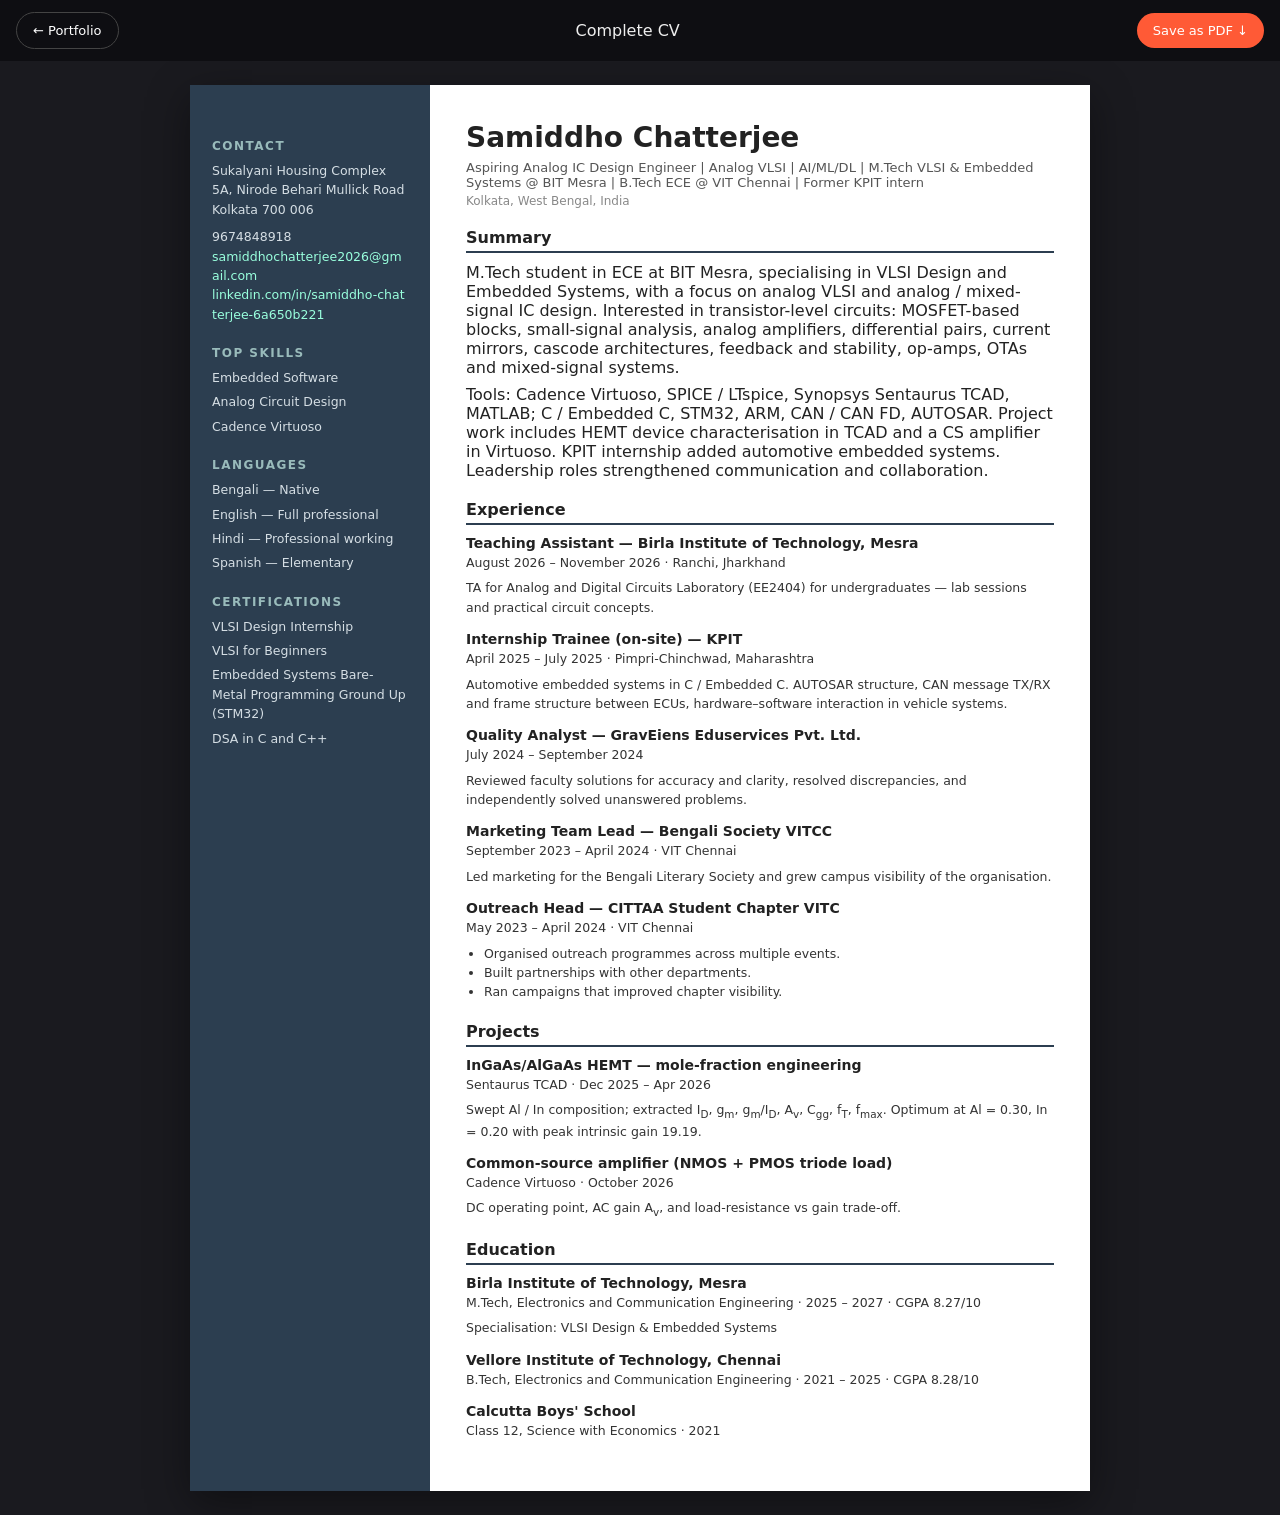
<file: resume.html>
<!DOCTYPE html>
<html lang="en">
<head>
  <meta charset="UTF-8" />
  <meta name="viewport" content="width=device-width, initial-scale=1.0" />
  <title>Samiddho Chatterjee — Complete CV</title>
  <style>
    * { box-sizing: border-box; margin: 0; padding: 0; }
    body { font-family: "Segoe UI", system-ui, sans-serif; background: #1a1a1f; color: #222; }
    .bar {
      position: sticky; top: 0; z-index: 10;
      display: flex; justify-content: space-between; align-items: center; flex-wrap: wrap; gap: 10px;
      padding: 12px 16px; background: #0e0e12; color: #eee;
    }
    .bar a, .bar button {
      color: #fff; background: #ff5a36; border: 0; border-radius: 999px;
      padding: 10px 16px; text-decoration: none; font-size: 13px; cursor: pointer; font-family: inherit;
    }
    .bar a.ghost { background: transparent; border: 1px solid #444; }
    .wrap {
      max-width: 900px; margin: 24px auto;
      display: grid; grid-template-columns: 240px 1fr;
      box-shadow: 0 12px 40px rgba(0,0,0,.4);
    }
    .side { background: #2c3e50; color: #e8eef2; padding: 32px 22px; }
    .side h2 {
      font-size: 12px; letter-spacing: 1.5px; text-transform: uppercase;
      margin: 22px 0 8px; color: #9bb;
    }
    .side p, .side a, .side li { font-size: 12.5px; line-height: 1.55; color: #d5dee4; }
    .side a { color: #9fd; text-decoration: none; word-break: break-all; }
    .side ul { list-style: none; }
    .side li { margin-bottom: 5px; }
    .main { background: #fff; padding: 36px; }
    .main h1 { font-size: 28px; font-weight: 700; }
    .tagline { font-size: 13px; color: #555; margin: 6px 0 4px; }
    .loc { font-size: 12px; color: #888; margin-bottom: 18px; }
    .main h2 {
      font-size: 16px; margin: 20px 0 10px; padding-bottom: 4px;
      border-bottom: 2px solid #2c3e50;
    }
    .job { margin-bottom: 14px; page-break-inside: avoid; }
    .job h3 { font-size: 14px; }
    .meta { font-size: 12px; color: #666; margin: 2px 0 6px; }
    .job p, .main li { font-size: 12.5px; line-height: 1.55; color: #333; }
    .main ul { margin-left: 18px; }
    @media (max-width: 720px) {
      .wrap { grid-template-columns: 1fr; margin: 0; }
      .side, .main { padding: 24px 18px; }
    }
    @media print {
      body { background: #fff; }
      .bar { display: none !important; }
      .wrap { margin: 0; box-shadow: none; max-width: none; }
      .side { -webkit-print-color-adjust: exact; print-color-adjust: exact; }
      @page { size: A4; margin: 10mm; }
    }
  </style>
</head>
<body>
  <div class="bar">
    <a class="ghost" href="index.html">← Portfolio</a>
    <span>Complete CV</span>
    <button type="button" onclick="window.print()">Save as PDF ↓</button>
  </div>
  <div class="wrap">
    <aside class="side">
      <h2>Contact</h2>
      <p>Sukalyani Housing Complex<br>5A, Nirode Behari Mullick Road<br>Kolkata 700 006</p>
      <p style="margin-top:8px">9674848918</p>
      <p><a href="mailto:samiddhochatterjee2026@gmail.com">samiddhochatterjee2026@gmail.com</a></p>
      <p><a href="https://www.linkedin.com/in/samiddho-chatterjee-6a650b221">linkedin.com/in/samiddho-chatterjee-6a650b221</a></p>

      <h2>Top skills</h2>
      <ul>
        <li>Embedded Software</li>
        <li>Analog Circuit Design</li>
        <li>Cadence Virtuoso</li>
      </ul>

      <h2>Languages</h2>
      <ul>
        <li>Bengali — Native</li>
        <li>English — Full professional</li>
        <li>Hindi — Professional working</li>
        <li>Spanish — Elementary</li>
      </ul>

      <h2>Certifications</h2>
      <ul>
        <li>VLSI Design Internship</li>
        <li>VLSI for Beginners</li>
        <li>Embedded Systems Bare-Metal Programming Ground Up (STM32)</li>
        <li>DSA in C and C++</li>
      </ul>
    </aside>
    <div class="main">
      <h1>Samiddho Chatterjee</h1>
      <p class="tagline">Aspiring Analog IC Design Engineer | Analog VLSI | AI/ML/DL | M.Tech VLSI &amp; Embedded Systems @ BIT Mesra | B.Tech ECE @ VIT Chennai | Former KPIT intern</p>
      <p class="loc">Kolkata, West Bengal, India</p>

      <h2>Summary</h2>
      <p>M.Tech student in ECE at BIT Mesra, specialising in VLSI Design and Embedded Systems, with a focus on analog VLSI and analog / mixed-signal IC design. Interested in transistor-level circuits: MOSFET-based blocks, small-signal analysis, analog amplifiers, differential pairs, current mirrors, cascode architectures, feedback and stability, op-amps, OTAs and mixed-signal systems.</p>
      <p style="margin-top:8px">Tools: Cadence Virtuoso, SPICE / LTspice, Synopsys Sentaurus TCAD, MATLAB; C / Embedded C, STM32, ARM, CAN / CAN FD, AUTOSAR. Project work includes HEMT device characterisation in TCAD and a CS amplifier in Virtuoso. KPIT internship added automotive embedded systems. Leadership roles strengthened communication and collaboration.</p>

      <h2>Experience</h2>
      <div class="job">
        <h3>Teaching Assistant — Birla Institute of Technology, Mesra</h3>
        <p class="meta">August 2026 – November 2026 · Ranchi, Jharkhand</p>
        <p>TA for Analog and Digital Circuits Laboratory (EE2404) for undergraduates — lab sessions and practical circuit concepts.</p>
      </div>
      <div class="job">
        <h3>Internship Trainee (on-site) — KPIT</h3>
        <p class="meta">April 2025 – July 2025 · Pimpri-Chinchwad, Maharashtra</p>
        <p>Automotive embedded systems in C / Embedded C. AUTOSAR structure, CAN message TX/RX and frame structure between ECUs, hardware–software interaction in vehicle systems.</p>
      </div>
      <div class="job">
        <h3>Quality Analyst — GravEiens Eduservices Pvt. Ltd.</h3>
        <p class="meta">July 2024 – September 2024</p>
        <p>Reviewed faculty solutions for accuracy and clarity, resolved discrepancies, and independently solved unanswered problems.</p>
      </div>
      <div class="job">
        <h3>Marketing Team Lead — Bengali Society VITCC</h3>
        <p class="meta">September 2023 – April 2024 · VIT Chennai</p>
        <p>Led marketing for the Bengali Literary Society and grew campus visibility of the organisation.</p>
      </div>
      <div class="job">
        <h3>Outreach Head — CITTAA Student Chapter VITC</h3>
        <p class="meta">May 2023 – April 2024 · VIT Chennai</p>
        <ul>
          <li>Organised outreach programmes across multiple events.</li>
          <li>Built partnerships with other departments.</li>
          <li>Ran campaigns that improved chapter visibility.</li>
        </ul>
      </div>

      <h2>Projects</h2>
      <div class="job">
        <h3>InGaAs/AlGaAs HEMT — mole-fraction engineering</h3>
        <p class="meta">Sentaurus TCAD · Dec 2025 – Apr 2026</p>
        <p>Swept Al / In composition; extracted I<sub>D</sub>, g<sub>m</sub>, g<sub>m</sub>/I<sub>D</sub>, A<sub>v</sub>, C<sub>gg</sub>, f<sub>T</sub>, f<sub>max</sub>. Optimum at Al = 0.30, In = 0.20 with peak intrinsic gain 19.19.</p>
      </div>
      <div class="job">
        <h3>Common-source amplifier (NMOS + PMOS triode load)</h3>
        <p class="meta">Cadence Virtuoso · October 2026</p>
        <p>DC operating point, AC gain A<sub>v</sub>, and load-resistance vs gain trade-off.</p>
      </div>

      <h2>Education</h2>
      <div class="job">
        <h3>Birla Institute of Technology, Mesra</h3>
        <p class="meta">M.Tech, Electronics and Communication Engineering · 2025 – 2027 · CGPA 8.27/10</p>
        <p>Specialisation: VLSI Design &amp; Embedded Systems</p>
      </div>
      <div class="job">
        <h3>Vellore Institute of Technology, Chennai</h3>
        <p class="meta">B.Tech, Electronics and Communication Engineering · 2021 – 2025 · CGPA 8.28/10</p>
      </div>
      <div class="job">
        <h3>Calcutta Boys' School</h3>
        <p class="meta">Class 12, Science with Economics · 2021</p>
      </div>
    </div>
  </div>
</body>
</html>
</file>
